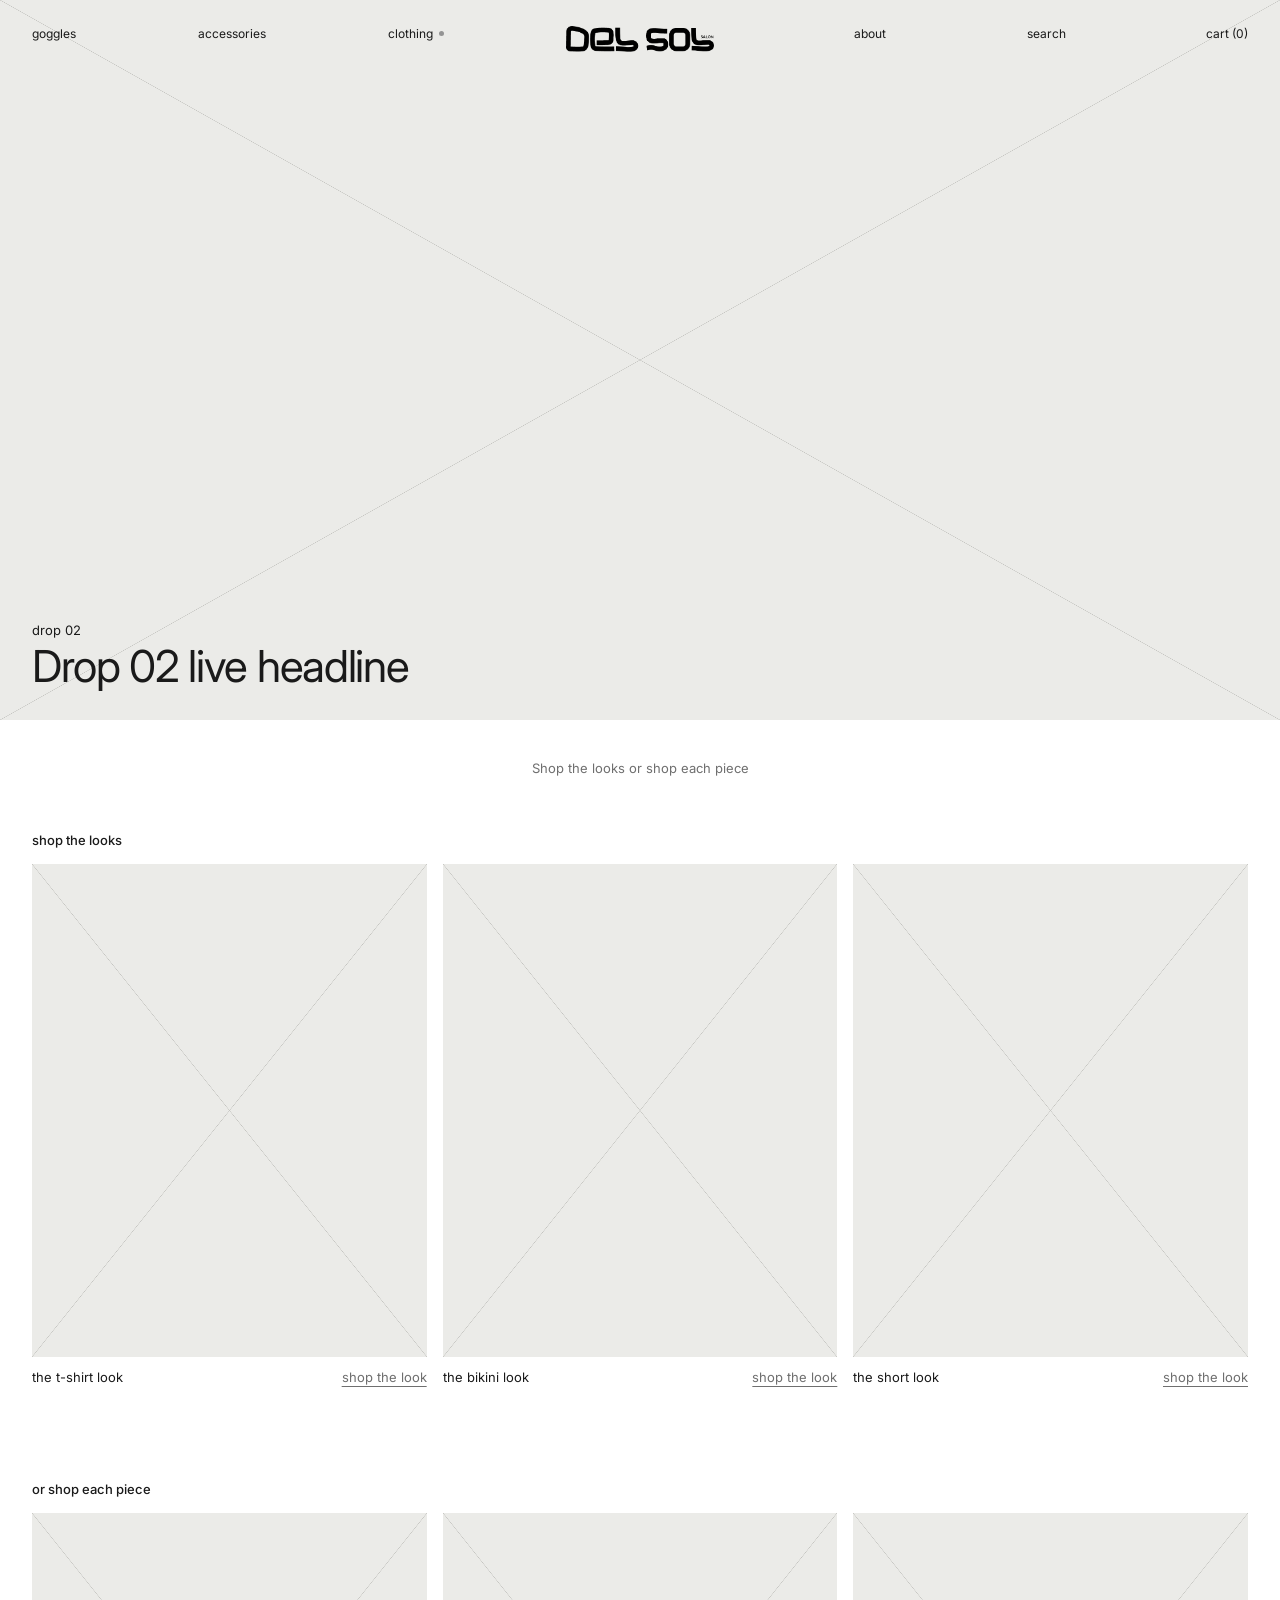
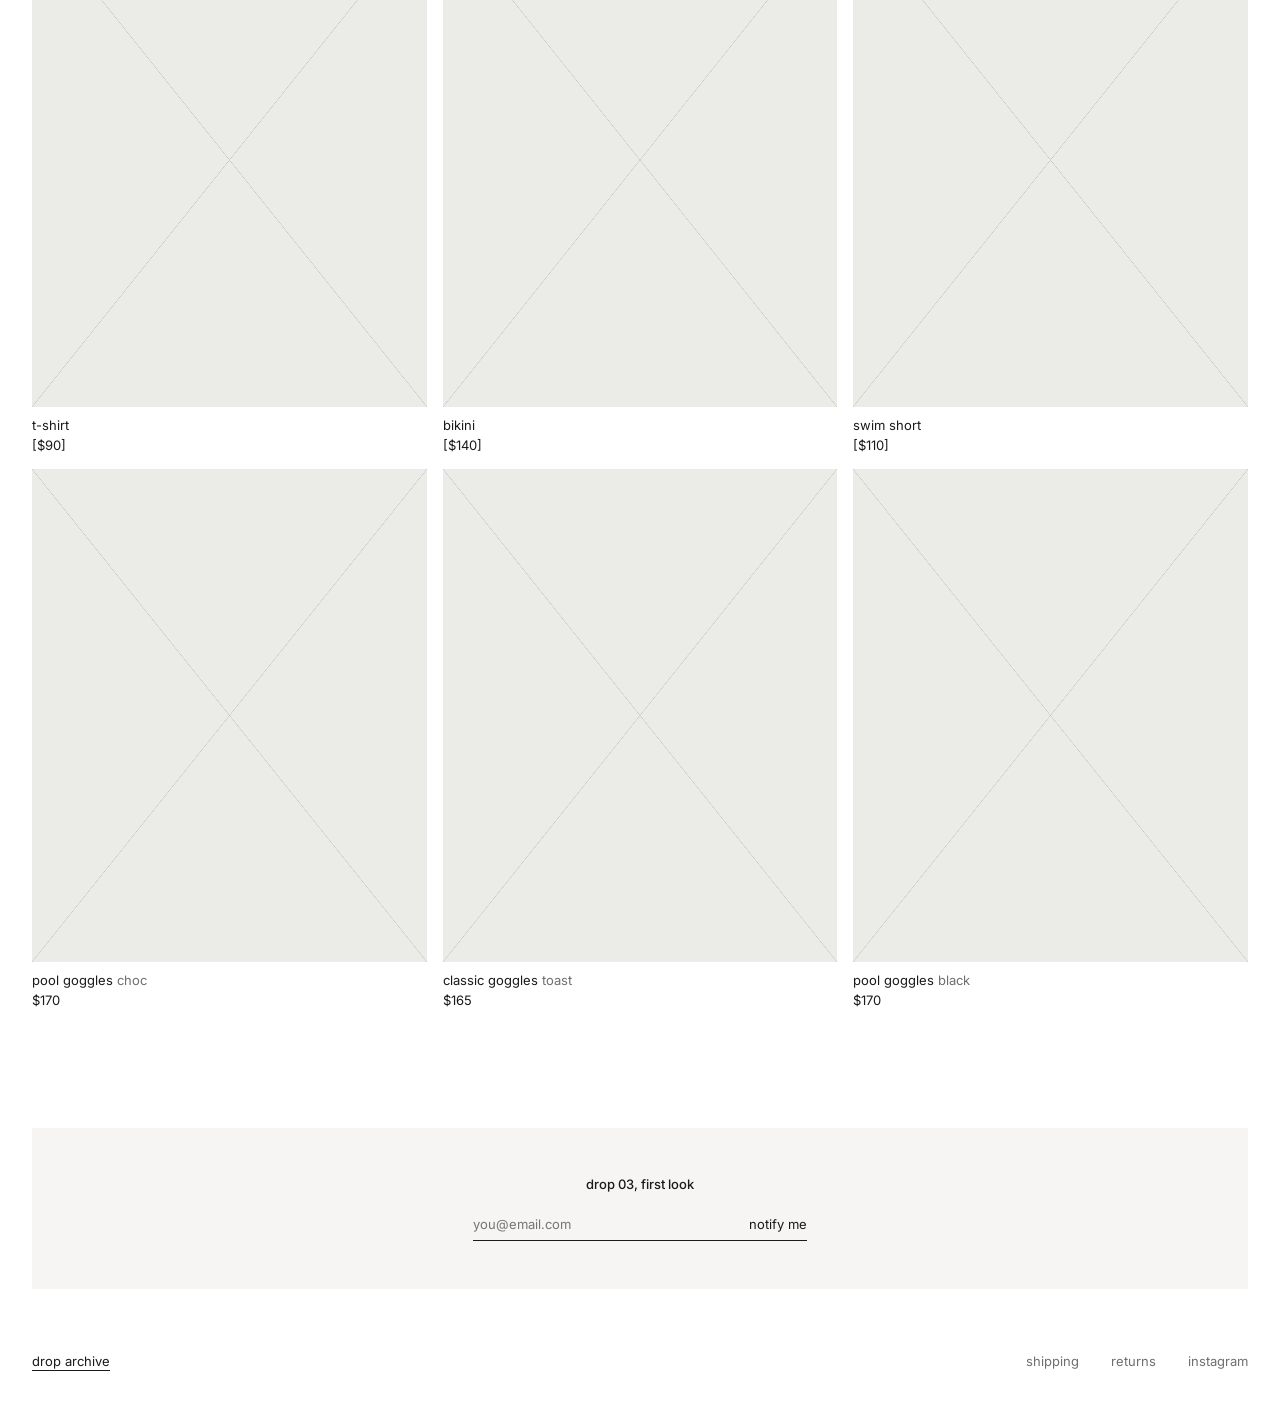
<file: drop/index.html>
<!doctype html>
<html lang="en">
<head>
<meta charset="utf-8">
<meta name="viewport" content="width=device-width, initial-scale=1">
<meta name="robots" content="noindex, nofollow">
<title>Del Sol · Drop 02</title>
<link rel="icon" href="logo.png">
<link href="https://fonts.googleapis.com/css2?family=Inter:wght@400;500&display=swap" rel="stylesheet">
<link rel="stylesheet" href="site.css">
</head>
<body>
<div class="gate"><img src="logo.png" alt="Del Sol"><span>view on desktop</span></div>
<div class="site" style="position: relative">

<header class="over">
<div class="nav">
<div class="side">
<div class="dd"><button type="button" aria-expanded="false">goggles</button>
<div class="menu"><span>all</span><span>classic</span><span>pool</span><span>surf</span></div></div>
<span>accessories</span>
<div class="dd"><button type="button" aria-expanded="false">clothing <span class="dot"></span></button>
<div class="menu"><a href="index.html">drop 02 <span class="muted">live now</span></a><span class="inactive" aria-disabled="true">drop 01</span><a href="archive.html">archive</a></div></div>
<span aria-hidden="true"></span>
</div>
<span class="logo"><img src="logo.png" alt="Del Sol"></span>
<div class="side"><span aria-hidden="true"></span><span>about</span><span>search</span><span>cart (<span data-bag>0</span>)</span></div>
</div>
</header>

<main>
<section style="position: relative">
<div class="ph" style="height: 720px"></div>
<div style="position: absolute; left: 32px; bottom: 32px; display: flex; flex-direction: column; gap: 6px">
<span>drop 02</span>
<span style="font-size: 44px; letter-spacing: -0.03em; line-height: 1">Drop 02 live headline</span>
</div>
</section>

<p class="muted" style="text-align: center; margin: 40px 16px 56px">Shop the looks or shop each piece</p>

<section class="pad">
<h2 style="margin-bottom: 16px">shop the looks</h2>
<div class="grid3">
<div class="card" style="gap: 8px"><div class="ph" style="aspect-ratio: 4 / 5"></div><div class="row" style="margin-top: 4px"><span>the t-shirt look</span><span class="muted u">shop the look</span></div></div>
<div class="card" style="gap: 8px"><div class="ph" style="aspect-ratio: 4 / 5"></div><div class="row" style="margin-top: 4px"><span>the bikini look</span><span class="muted u">shop the look</span></div></div>
<div class="card" style="gap: 8px"><div class="ph" style="aspect-ratio: 4 / 5"></div><div class="row" style="margin-top: 4px"><span>the short look</span><span class="muted u">shop the look</span></div></div>
</div>
</section>

<section class="pad" style="padding-top: 96px">
<h2 style="margin-bottom: 16px">or shop each piece</h2>
<div class="grid3">
<div class="card"><div class="ph" style="aspect-ratio: 4 / 5; margin-bottom: 6px"></div><span>t-shirt</span><span>[$90]</span></div>
<div class="card"><div class="ph" style="aspect-ratio: 4 / 5; margin-bottom: 6px"></div><span>bikini</span><span>[$140]</span></div>
<div class="card"><div class="ph" style="aspect-ratio: 4 / 5; margin-bottom: 6px"></div><span>swim short</span><span>[$110]</span></div>
<div class="card"><div class="ph" style="aspect-ratio: 4 / 5; margin-bottom: 6px"></div><span>pool goggles <span class="muted">choc</span></span><span>$170</span></div>
<div class="card"><div class="ph" style="aspect-ratio: 4 / 5; margin-bottom: 6px"></div><span>classic goggles <span class="muted">toast</span></span><span>$165</span></div>
<div class="card"><div class="ph" style="aspect-ratio: 4 / 5; margin-bottom: 6px"></div><span>pool goggles <span class="muted">black</span></span><span>$170</span></div>
</div>
</section>

<section class="signup" style="margin: 120px 32px 0">
<span style="font-weight: 500">drop 03, first look</span>
<form data-notify>
<input type="email" aria-label="email" placeholder="you@email.com" required>
<button type="submit">notify me</button>
</form>
</section>
</main>

<footer>
<a href="archive.html" class="u">drop archive</a>
<div class="links"><span>shipping</span><span>returns</span><span>instagram</span></div>
</footer>
</div>
<script src="site.js"></script>
</body>
</html>
</file>
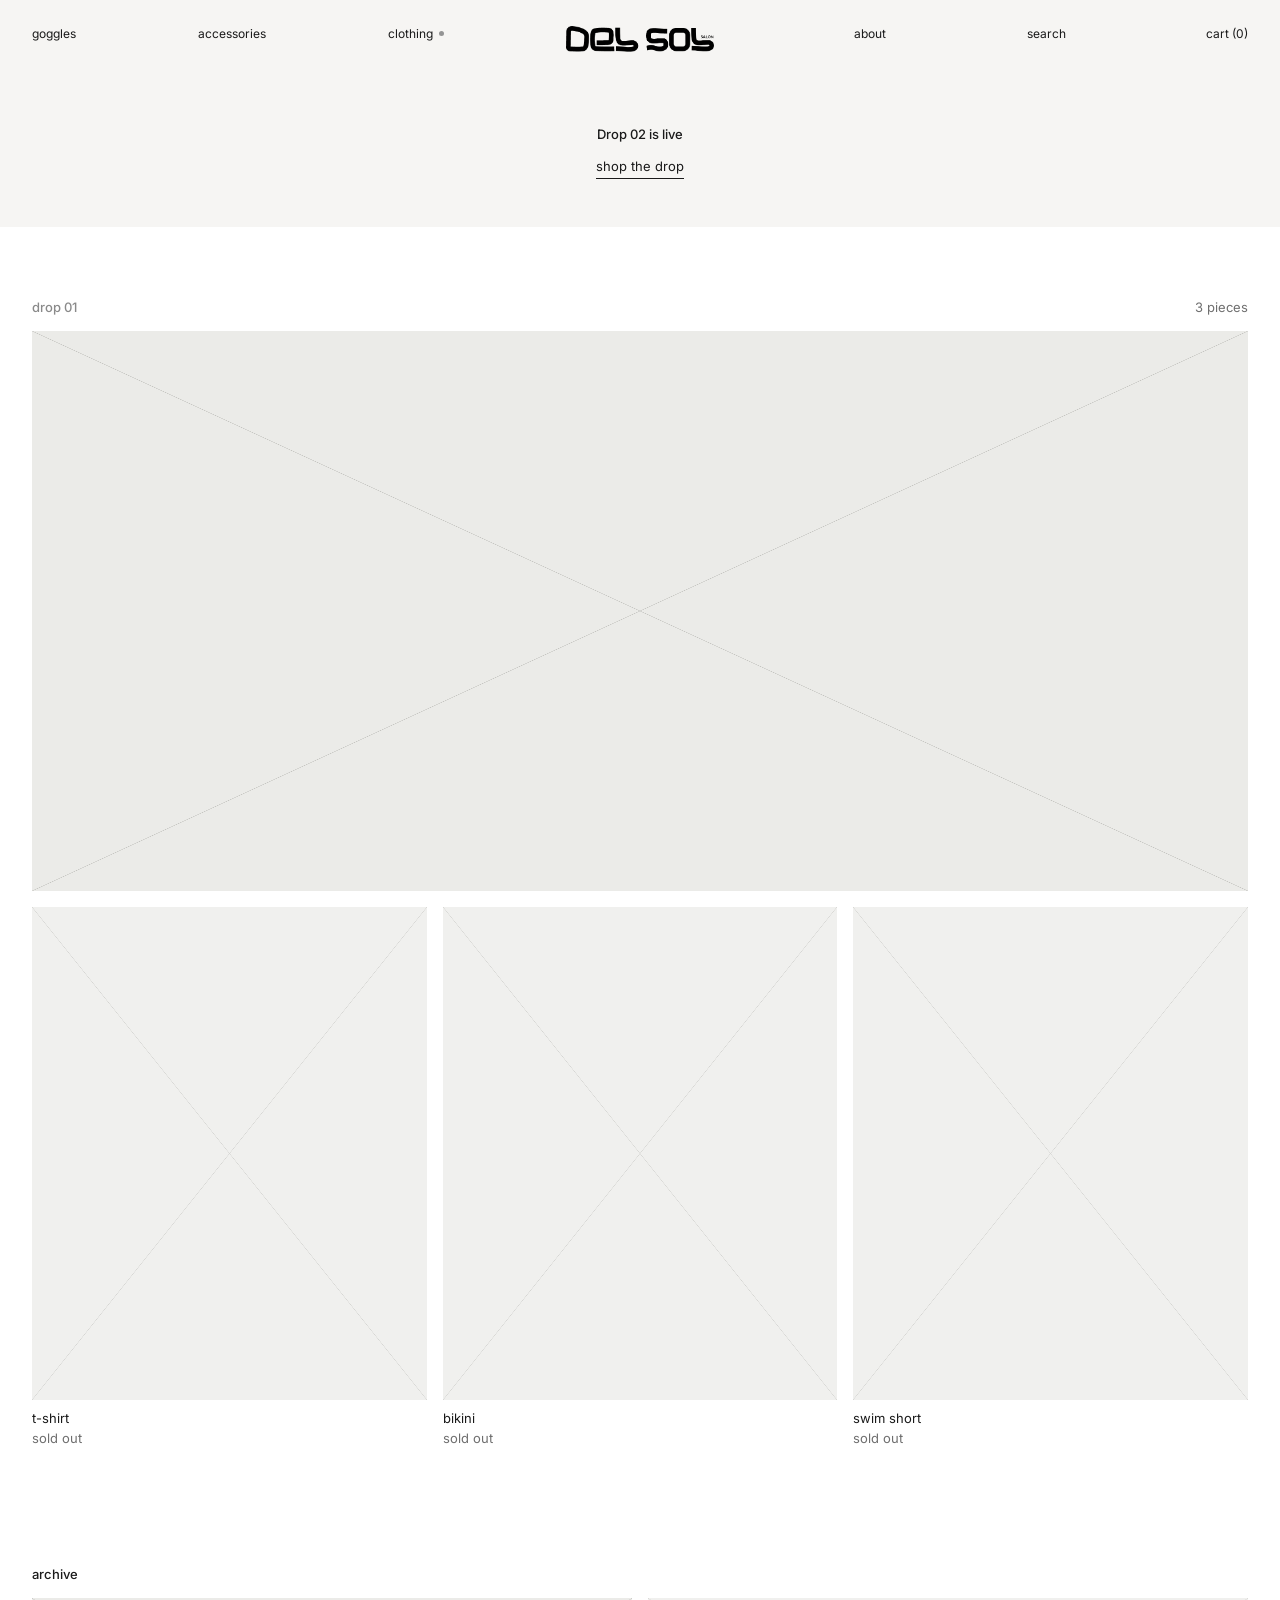
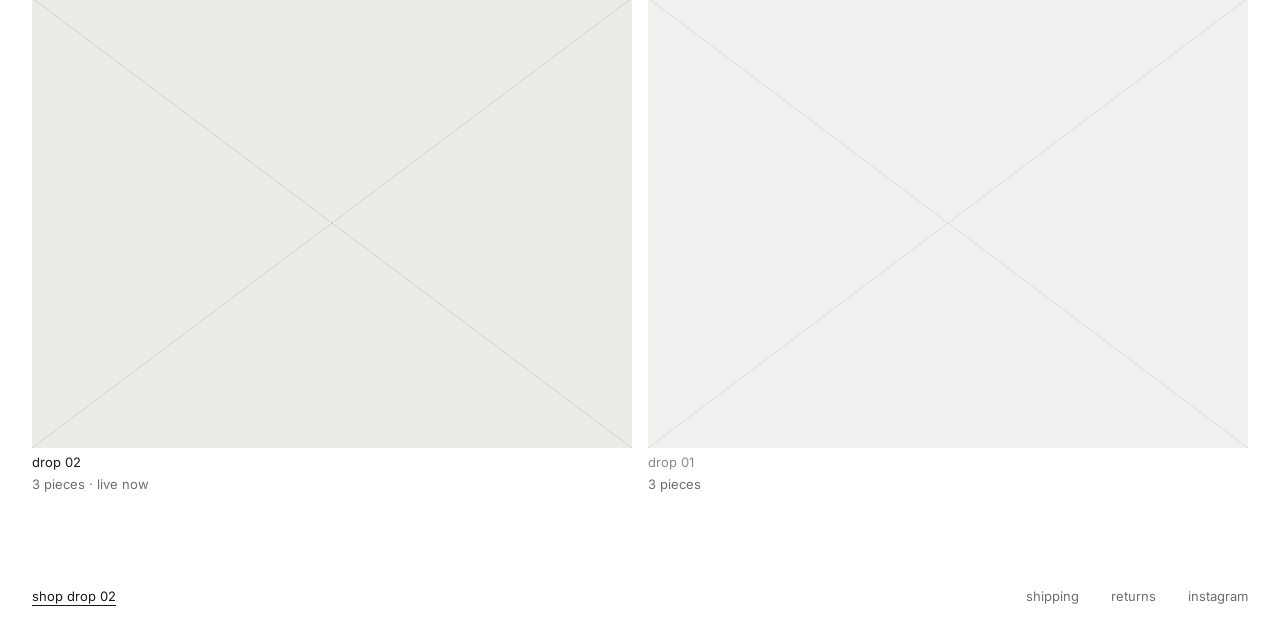
<file: archive.html>
<!doctype html>
<html lang="en">
<head>
<meta charset="utf-8">
<meta name="viewport" content="width=device-width, initial-scale=1">
<meta name="robots" content="noindex, nofollow">
<title>Del Sol · Archive</title>
<link rel="icon" href="logo.png">
<link href="https://fonts.googleapis.com/css2?family=Inter:wght@400;500&display=swap" rel="stylesheet">
<link rel="stylesheet" href="site.css">
</head>
<body>
<div class="gate"><img src="logo.png" alt="Del Sol"><span>view on desktop</span></div>
<div class="site">

<header class="grey">
<div class="nav">
<div class="side">
<div class="dd"><button type="button" aria-expanded="false">goggles</button>
<div class="menu"><span>all</span><span>classic</span><span>pool</span><span>surf</span></div></div>
<span>accessories</span>
<div class="dd"><button type="button" aria-expanded="false">clothing <span class="dot"></span></button>
<div class="menu"><a href="index.html">drop 02 <span class="muted">live now</span></a><span class="inactive" aria-disabled="true">drop 01</span><a href="archive.html">archive</a></div></div>
<span aria-hidden="true"></span>
</div>
<span class="logo"><img src="logo.png" alt="Del Sol"></span>
<div class="side"><span aria-hidden="true"></span><span>about</span><span>search</span><span>cart (0)</span></div>
</div>
</header>

<main>
<section class="signup">
<span style="font-weight: 500">Drop 02 is live</span>
<a href="index.html" style="padding-bottom: 4px; border-bottom: 1px solid #1a1a1a">shop the drop</a>
</section>

<section class="pad" style="padding-top: 72px">
<div class="row" style="align-items: baseline; margin-bottom: 16px">
<h2><span style="color: #8a8a8a">drop 01</span></h2>
<span class="muted">3 pieces</span>
</div>
<div class="ph" style="height: 560px"></div>
<div class="grid3" style="margin-top: 16px">
<div class="card"><div class="ph dim" style="aspect-ratio: 4 / 5; margin-bottom: 6px"></div><span>t-shirt</span><span class="muted">sold out</span></div>
<div class="card"><div class="ph dim" style="aspect-ratio: 4 / 5; margin-bottom: 6px"></div><span>bikini</span><span class="muted">sold out</span></div>
<div class="card"><div class="ph dim" style="aspect-ratio: 4 / 5; margin-bottom: 6px"></div><span>swim short</span><span class="muted">sold out</span></div>
</div>
</section>

<section class="pad" style="padding-top: 120px">
<h2 style="margin-bottom: 16px">archive</h2>
<div class="grid2">
<a href="index.html" class="card" style="gap: 6px"><div class="ph" style="aspect-ratio: 4 / 3"></div><span>drop 02</span><span class="muted">3 pieces · live now</span></a>
<div class="card" aria-disabled="true" style="gap: 6px; cursor: not-allowed"><div class="ph dim" style="aspect-ratio: 4 / 3"></div><span style="color: #8a8a8a">drop 01</span><span class="muted">3 pieces</span></div>
</div>
</section>
</main>

<footer style="padding-top: 96px">
<a href="index.html" class="u">shop drop 02</a>
<div class="links"><span>shipping</span><span>returns</span><span>instagram</span></div>
</footer>
</div>
<script src="site.js"></script>
</body>
</html>
</file>
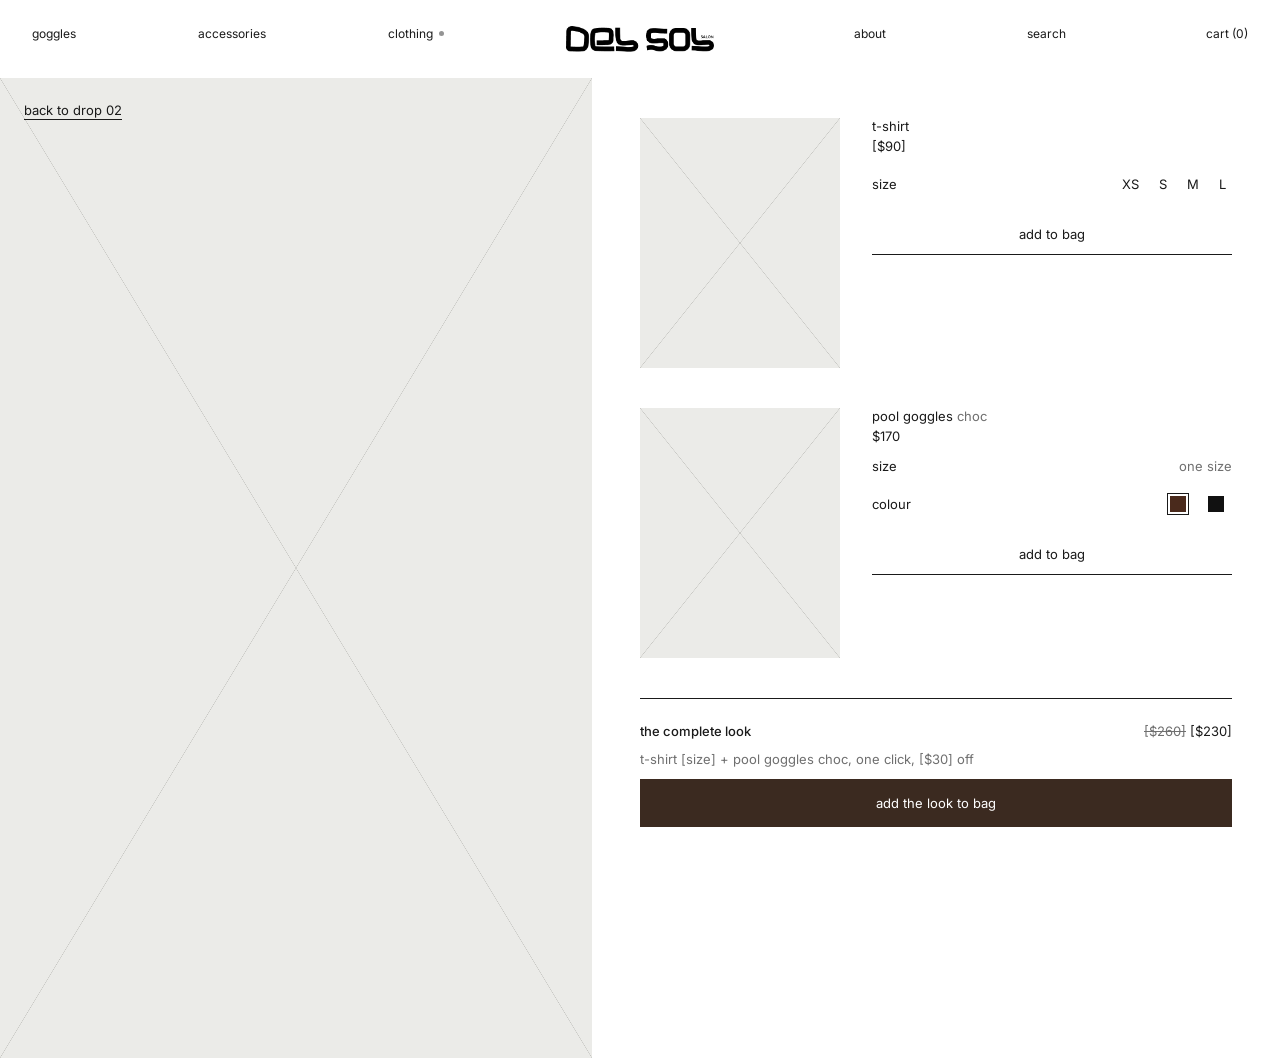
<file: look.html>
<!doctype html>
<html lang="en">
<head>
<meta charset="utf-8">
<meta name="viewport" content="width=device-width, initial-scale=1">
<meta name="robots" content="noindex, nofollow">
<title>Del Sol · The t-shirt look</title>
<link rel="icon" href="logo.png">
<link href="https://fonts.googleapis.com/css2?family=Inter:wght@400;500&display=swap" rel="stylesheet">
<link rel="stylesheet" href="site.css">
</head>
<body>
<div class="gate"><img src="logo.png" alt="Del Sol"><span>view on desktop</span></div>
<div class="site">

<header>
<div class="nav">
<div class="side">
<div class="dd"><button type="button" aria-expanded="false">goggles</button>
<div class="menu" style="padding: 6px 16px 10px 0; background: #fff"><span>all</span><span>classic</span><span>pool</span><span>surf</span></div></div>
<span>accessories</span>
<div class="dd"><button type="button" aria-expanded="false">clothing <span class="dot"></span></button>
<div class="menu" style="padding: 6px 16px 10px 0; background: #fff"><a href="index.html">drop 02 <span class="muted">live now</span></a><span class="inactive" aria-disabled="true">drop 01</span><a href="archive.html">archive</a></div></div>
<span aria-hidden="true"></span>
</div>
<span class="logo"><img src="logo.png" alt="Del Sol"></span>
<div class="side"><span aria-hidden="true"></span><span>about</span><span>search</span><span>cart (<span data-bag>0</span>)</span></div>
</div>
</header>

<main style="display: flex">
<section style="flex: 1 1 0; min-width: 0; position: relative">
<div class="ph" style="height: 980px"></div>
<a href="index.html" class="u" style="position: absolute; top: 24px; left: 24px">back to drop 02</a>
</section>

<section style="flex: 1 1 0; min-width: 0; padding: 40px 48px; display: flex; flex-direction: column; gap: 40px">

<div style="display: grid; grid-template-columns: 200px minmax(0, 1fr); gap: 32px">
<div class="ph" style="height: 250px"></div>
<div style="display: flex; flex-direction: column; gap: 14px">
<div style="display: flex; flex-direction: column; gap: 4px"><span>t-shirt</span><span>[$90]</span></div>
<div class="row"><span>size</span>
<div class="sizes" id="sizes">
<button type="button" data-value="XS" aria-pressed="false">XS</button>
<button type="button" data-value="S" aria-pressed="false">S</button>
<button type="button" data-value="M" aria-pressed="false">M</button>
<button type="button" data-value="L" aria-pressed="false">L</button>
</div></div>
<button type="button" class="line-btn" id="addTee">add to bag</button>
</div>
</div>

<div style="display: grid; grid-template-columns: 200px minmax(0, 1fr); gap: 32px">
<div class="ph" style="height: 250px"></div>
<div style="display: flex; flex-direction: column; gap: 14px">
<div style="display: flex; flex-direction: column; gap: 4px"><span>pool goggles <span class="muted" data-gog>choc</span></span><span>$170</span></div>
<div class="row"><span>size</span><span class="muted">one size</span></div>
<div class="row"><span>colour</span>
<div class="swatches" id="gogs">
<button type="button" data-value="choc" aria-label="choc" aria-pressed="true"><span style="background: #4a2a1c"></span></button>
<button type="button" data-value="black" aria-label="black" aria-pressed="false"><span style="background: #111111"></span></button>
</div></div>
<button type="button" class="line-btn" id="addGog">add to bag</button>
</div>
</div>

<div style="border-top: 1px solid #1a1a1a; padding-top: 24px; display: flex; flex-direction: column; gap: 12px">
<div class="row"><span style="font-weight: 500">the complete look</span><span><s class="muted">[$260]</s> [$230]</span></div>
<span class="muted">t-shirt <span data-size>[size]</span> + pool goggles <span data-gog>choc</span>, one click, [$30] off</span>
<button type="button" class="solid-btn" id="addLook">add the look to bag</button>
<span class="msg" id="msg" hidden></span>
</div>

</section>
</main>

<aside class="drawer" id="drawer" aria-label="Bag">
<div class="row"><span style="font-weight: 500">bag (<span data-bag>0</span>)</span><button type="button" id="closeBag" style="padding: 8px">close</button></div>
<div id="lines" style="display: flex; flex-direction: column; gap: 16px"></div>
<div class="foot">
<div class="row"><span>shipping</span><span class="muted">calculated at checkout</span></div>
<button type="button" class="solid-btn">checkout</button>
</div>
</aside>
</div>

<script src="site.js"></script>
<script>
var size = null, gog = 'choc', lines = [];
var msg = document.getElementById('msg');
var drawer = document.getElementById('drawer');

picker(document.getElementById('sizes'), function (v) {
  size = v; msg.hidden = true;
  document.querySelectorAll('[data-size]').forEach(function (el) { el.textContent = v; });
});
picker(document.getElementById('gogs'), function (v) {
  gog = v;
  document.querySelectorAll('[data-gog]').forEach(function (el) { el.textContent = v; });
});

function needSize() {
  if (size) return false;
  msg.textContent = 'pick a t-shirt size first'; msg.hidden = false; return true;
}
function add(title, sub, save, price) {
  lines.push({ title: title, sub: sub, save: save, price: price });
  var box = document.getElementById('lines');
  box.innerHTML = '';
  lines.forEach(function (l) {
    var row = document.createElement('div');
    row.className = 'line';
    var img = document.createElement('div'); img.className = 'ph';
    var mid = document.createElement('div');
    mid.style.cssText = 'display:flex;flex-direction:column;gap:4px';
    [[l.title, ''], [l.sub, 'muted'], [l.save, 'muted']].forEach(function (p) {
      if (!p[0]) return;
      var s = document.createElement('span'); s.textContent = p[0]; if (p[1]) s.className = p[1]; mid.appendChild(s);
    });
    var pr = document.createElement('span'); pr.textContent = l.price;
    row.appendChild(img); row.appendChild(mid); row.appendChild(pr);
    box.appendChild(row);
  });
  setBag(lines.length);
  msg.hidden = true;
  drawer.classList.add('open');
}

document.getElementById('addTee').addEventListener('click', function () {
  if (needSize()) return; add('t-shirt', 'size ' + size, '', '[$90]');
});
document.getElementById('addGog').addEventListener('click', function () {
  add('pool goggles', gog, '', '$170');
});
document.getElementById('addLook').addEventListener('click', function () {
  if (needSize()) return; add('the t-shirt look', 't-shirt ' + size + ' + pool goggles ' + gog, 'look saving [$30]', '[$230]');
});
document.getElementById('closeBag').addEventListener('click', function () { drawer.classList.remove('open'); });
</script>
</body>
</html>
</file>
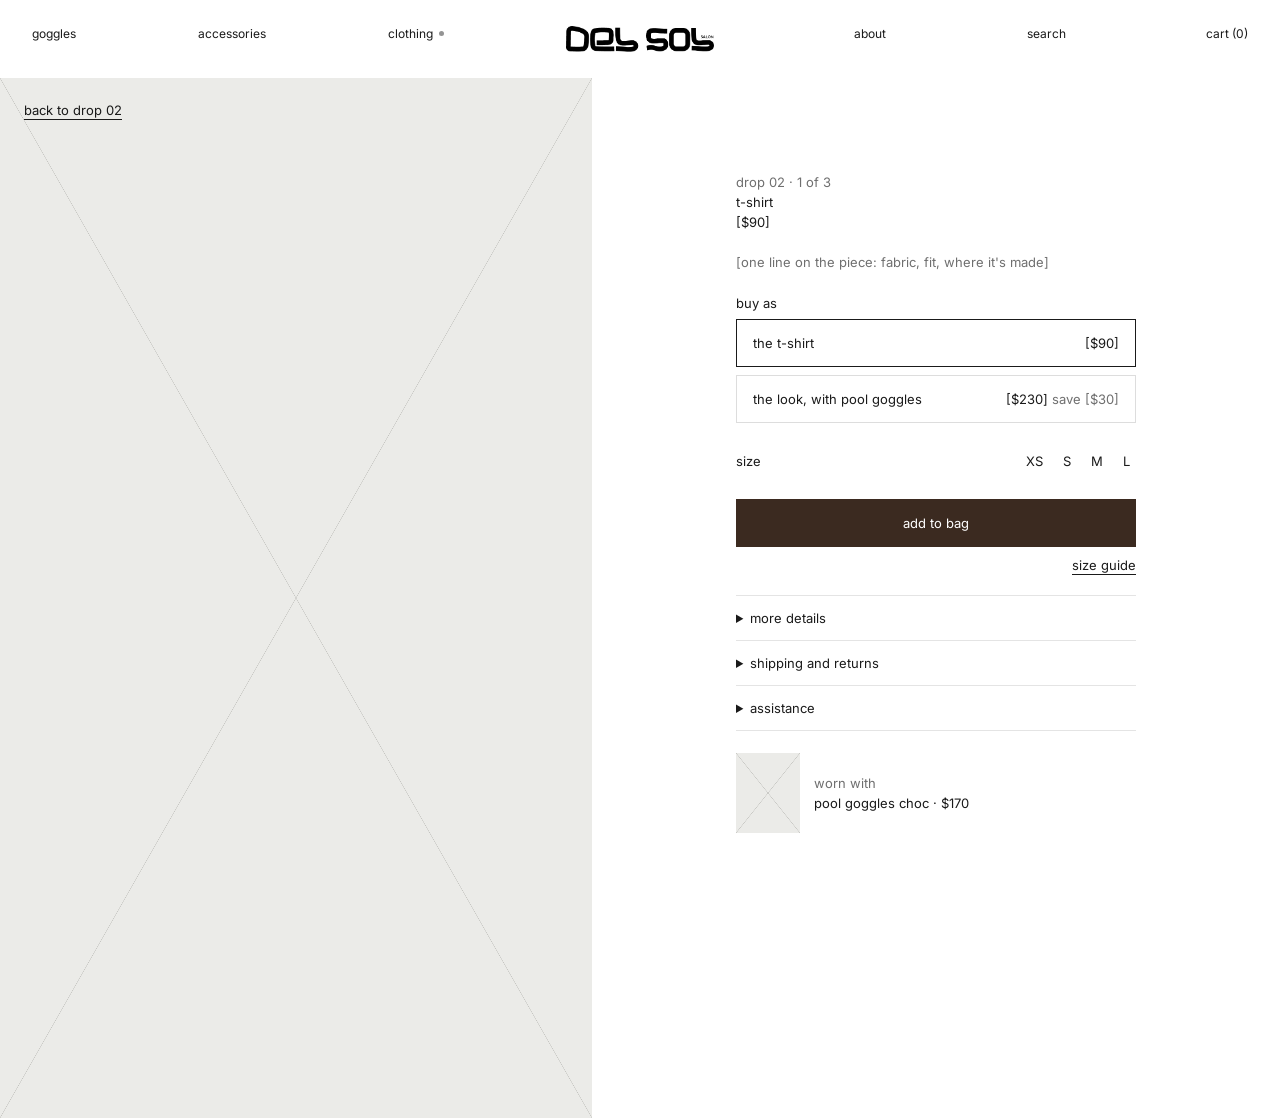
<file: piece.html>
<!doctype html>
<html lang="en">
<head>
<meta charset="utf-8">
<meta name="viewport" content="width=device-width, initial-scale=1">
<meta name="robots" content="noindex, nofollow">
<title>Del Sol · T-shirt</title>
<link rel="icon" href="logo.png">
<link href="https://fonts.googleapis.com/css2?family=Inter:wght@400;500&display=swap" rel="stylesheet">
<link rel="stylesheet" href="site.css">
</head>
<body>
<div class="gate"><img src="logo.png" alt="Del Sol"><span>view on desktop</span></div>
<div class="site">

<header>
<div class="nav">
<div class="side">
<div class="dd"><button type="button" aria-expanded="false">goggles</button>
<div class="menu" style="padding: 6px 16px 10px 0; background: #fff"><span>all</span><span>classic</span><span>pool</span><span>surf</span></div></div>
<span>accessories</span>
<div class="dd"><button type="button" aria-expanded="false">clothing <span class="dot"></span></button>
<div class="menu" style="padding: 6px 16px 10px 0; background: #fff"><a href="index.html">drop 02 <span class="muted">live now</span></a><span class="inactive" aria-disabled="true">drop 01</span><a href="archive.html">archive</a></div></div>
<span aria-hidden="true"></span>
</div>
<span class="logo"><img src="logo.png" alt="Del Sol"></span>
<div class="side"><span aria-hidden="true"></span><span>about</span><span>search</span><span>cart (<span data-bag>0</span>)</span></div>
</div>
</header>

<main style="display: flex">
<section style="flex: 1 1 0; min-width: 0; position: relative">
<div class="ph" style="height: 1040px"></div>
<a href="index.html" class="u" style="position: absolute; top: 24px; left: 24px">back to drop 02</a>
</section>

<section style="flex: 1 1 0; min-width: 0; display: flex; justify-content: center; padding: 96px 48px 48px">
<div style="width: 100%; max-width: 400px; display: flex; flex-direction: column; gap: 22px">

<div style="display: flex; flex-direction: column; gap: 4px">
<span class="muted">drop 02 · 1 of 3</span>
<span>t-shirt</span>
<span id="price">[$90]</span>
</div>
<p class="muted" style="margin: 0; line-height: 1.6">[one line on the piece: fabric, fit, where it's made]</p>

<fieldset style="border: 0; margin: 0; padding: 0; display: flex; flex-direction: column; gap: 8px">
<legend style="padding: 0 0 8px">buy as</legend>
<div id="mode" style="display: flex; flex-direction: column; gap: 8px">
<button type="button" class="option" data-value="piece" aria-pressed="true"><span>the t-shirt</span><span>[$90]</span></button>
<button type="button" class="option" data-value="look" aria-pressed="false"><span>the look, with pool goggles</span><span>[$230] <span class="muted">save [$30]</span></span></button>
</div>
</fieldset>

<div class="row"><span>size</span>
<div class="sizes" id="sizes">
<button type="button" data-value="XS" aria-pressed="false">XS</button>
<button type="button" data-value="S" aria-pressed="false">S</button>
<button type="button" data-value="M" aria-pressed="false">M</button>
<button type="button" data-value="L" aria-pressed="false">L</button>
</div></div>

<div class="row" id="gogRow" hidden><span>goggles <span class="muted" id="gogName">choc</span></span>
<div class="swatches" id="gogs">
<button type="button" data-value="choc" aria-label="choc" aria-pressed="true"><span style="background: #4a2a1c"></span></button>
<button type="button" data-value="black" aria-label="black" aria-pressed="false"><span style="background: #111111"></span></button>
</div></div>

<div style="display: flex; flex-direction: column; gap: 10px">
<button type="button" class="solid-btn" id="add">add to bag</button>
<span class="msg" id="msg" hidden></span>
<span class="u" style="align-self: flex-end">size guide</span>
</div>

<div style="border-bottom: 1px solid #e4e4e4">
<details><summary>more details</summary><p>[fabric, care, model wears size S]</p></details>
<details><summary>shipping and returns</summary><p>[shipping times, returns window]</p></details>
<details><summary>assistance</summary><p>[contact email]</p></details>
</div>

<div style="display: flex; gap: 14px; align-items: center">
<div class="ph" style="width: 64px; height: 80px"></div>
<div style="display: flex; flex-direction: column; gap: 4px"><span class="muted">worn with</span><span>pool goggles choc · $170</span></div>
</div>

</div>
</section>
</main>
</div>

<script src="site.js"></script>
<script>
var mode = 'piece', size = null, gog = 'choc', bag = 0;
var msg = document.getElementById('msg');
var addBtn = document.getElementById('add');

picker(document.getElementById('mode'), function (v) {
  mode = v; msg.hidden = true;
  var look = v === 'look';
  document.getElementById('gogRow').hidden = !look;
  document.getElementById('price').textContent = look ? '[$230] for the look' : '[$90]';
  addBtn.textContent = look ? 'add the look to bag' : 'add to bag';
});
picker(document.getElementById('sizes'), function (v) { size = v; msg.hidden = true; });
picker(document.getElementById('gogs'), function (v) { gog = v; document.getElementById('gogName').textContent = v; });

addBtn.addEventListener('click', function () {
  if (!size) { msg.textContent = 'pick a size first'; msg.className = 'msg'; msg.hidden = false; return; }
  var what = mode === 'look' ? 'the t-shirt look (' + size + ', pool goggles ' + gog + ')' : 't-shirt, size ' + size;
  bag += 1; setBag(bag);
  msg.textContent = 'added: ' + what; msg.className = 'msg ok'; msg.hidden = false;
});
</script>
</body>
</html>
</file>
<file: drop/site.css>
*{box-sizing:border-box}
[hidden]{display:none !important}
body{margin:0;background:#ffffff;font-family:Inter,system-ui,sans-serif;font-size:13px;color:#1a1a1a}
a{color:#1a1a1a;text-decoration:none}a:hover{color:#6f6f6f}
button{font:inherit;color:inherit;background:none;border:0;padding:0;cursor:pointer}
h2{font-size:13px;font-weight:500;margin:0}
.muted{color:#6f6f6f}
.inactive{color:#8a8a8a;cursor:not-allowed}
.u{text-decoration:underline;text-underline-offset:4px}

/* desktop-only gate */
.gate{display:none;min-height:100vh;flex-direction:column;align-items:center;justify-content:center;gap:20px;padding:24px;text-align:center}
.gate img{height:22px;width:auto}
@media (max-width:900px){.site{display:none}.gate{display:flex}}

/* placeholders: grey box with a cross */
.ph{display:block;background:linear-gradient(to top right,transparent calc(50% - .5px),#c4c4c0 50%,transparent calc(50% + .5px)),linear-gradient(to bottom right,transparent calc(50% - .5px),#c4c4c0 50%,transparent calc(50% + .5px)),#ebebe8}
.ph.dim{opacity:.7}

/* nav */
header{position:relative;z-index:5;font-size:12px}
header.over{position:absolute;top:0;left:0;right:0}
header.grey{background:#f6f5f3}
.nav{display:grid;grid-template-columns:minmax(0,1fr) auto minmax(0,1fr);align-items:start;padding:26px 32px}
.nav .side{display:flex;justify-content:space-between;align-items:flex-start}
.nav .logo{display:block;line-height:0}
.nav .logo img{height:26px;width:auto;display:block}
.dd{position:relative}
.dd>button{display:flex;align-items:center;gap:6px}
.dd .dot{width:5px;height:5px;border-radius:50%;background:#949494}
.dd .menu{display:none;position:absolute;top:100%;left:0;padding-top:6px;flex-direction:column;gap:4px;white-space:nowrap}
.dd.open .menu{display:flex}

/* layout */
.pad{padding-left:32px;padding-right:32px}
.grid3{display:grid;grid-template-columns:repeat(3,minmax(0,1fr));gap:16px}
.grid2{display:grid;grid-template-columns:repeat(2,minmax(0,1fr));gap:16px}
.card{display:flex;flex-direction:column;gap:4px}
footer{display:flex;justify-content:space-between;flex-wrap:wrap;gap:24px;padding:64px 32px 40px;color:#6f6f6f}
footer .links{display:flex;gap:32px}

/* sign-up */
.signup{background:#f6f5f3;display:flex;flex-direction:column;align-items:center;gap:16px;text-align:center;padding:48px 16px}
.signup form{display:flex;align-items:flex-end}
.signup input{font:inherit;width:260px;border:0;border-bottom:1px solid #1a1a1a;background:transparent;padding:8px 0;outline:none}
.signup button{padding:8px 0 8px 16px;border-bottom:1px solid #1a1a1a;white-space:nowrap}

/* product controls */
.row{display:flex;justify-content:space-between;align-items:center}
.sizes{display:flex;gap:8px}
.sizes button{padding:8px 6px;text-underline-offset:6px}
.sizes button[aria-pressed="true"]{text-decoration:underline}
.swatches{display:flex;gap:6px}
.swatches button{width:32px;height:32px;display:flex;align-items:center;justify-content:center}
.swatches span{width:16px;height:16px;display:block}
.swatches button[aria-pressed="true"] span{box-shadow:0 0 0 2px #fff,0 0 0 3px #1a1a1a}
.line-btn{border-bottom:1px solid #1a1a1a;padding:12px 0}
.solid-btn{height:48px;background:#3b2a20;color:#fff;width:100%}
.solid-btn:hover{background:#2c1f17}
.msg{color:#9a3b1e}
.msg.ok{color:#1a1a1a}
.option{display:flex;justify-content:space-between;align-items:center;min-height:48px;padding:0 16px;border:1px solid #dddddd;background:#fff;width:100%;text-align:left}
.option[aria-pressed="true"]{border-color:#1a1a1a}
details{border-top:1px solid #e4e4e4}
summary{cursor:pointer;padding:14px 0}
details p{margin:0 0 14px;color:#6f6f6f}

/* bag drawer */
.drawer{display:none;position:fixed;top:0;right:0;bottom:0;width:400px;background:#fff;border-left:1px solid #e4e4e4;box-shadow:-12px 0 32px rgba(0,0,0,.06);padding:24px 28px;flex-direction:column;gap:20px;z-index:20}
.drawer.open{display:flex}
.drawer .line{display:grid;grid-template-columns:72px minmax(0,1fr) auto;gap:14px;padding-bottom:16px;border-bottom:1px solid #eee}
.drawer .line .ph{height:90px}
.drawer .foot{margin-top:auto;display:flex;flex-direction:column;gap:12px}
</file>
<file: site.css>
*{box-sizing:border-box}
[hidden]{display:none !important}
body{margin:0;background:#ffffff;font-family:Inter,system-ui,sans-serif;font-size:13px;color:#1a1a1a}
a{color:#1a1a1a;text-decoration:none}a:hover{color:#6f6f6f}
button{font:inherit;color:inherit;background:none;border:0;padding:0;cursor:pointer}
h2{font-size:13px;font-weight:500;margin:0}
.muted{color:#6f6f6f}
.inactive{color:#8a8a8a;cursor:not-allowed}
.u{text-decoration:underline;text-underline-offset:4px}

/* desktop-only gate */
.gate{display:none;min-height:100vh;flex-direction:column;align-items:center;justify-content:center;gap:20px;padding:24px;text-align:center}
.gate img{height:22px;width:auto}
@media (max-width:900px){.site{display:none}.gate{display:flex}}

/* placeholders: grey box with a cross */
.ph{display:block;background:linear-gradient(to top right,transparent calc(50% - .5px),#c4c4c0 50%,transparent calc(50% + .5px)),linear-gradient(to bottom right,transparent calc(50% - .5px),#c4c4c0 50%,transparent calc(50% + .5px)),#ebebe8}
.ph.dim{opacity:.7}

/* nav */
header{position:relative;z-index:5;font-size:12px}
header.over{position:absolute;top:0;left:0;right:0}
header.grey{background:#f6f5f3}
.nav{display:grid;grid-template-columns:minmax(0,1fr) auto minmax(0,1fr);align-items:start;padding:26px 32px}
.nav .side{display:flex;justify-content:space-between;align-items:flex-start}
.nav .logo{display:block;line-height:0}
.nav .logo img{height:26px;width:auto;display:block}
.dd{position:relative}
.dd>button{display:flex;align-items:center;gap:6px}
.dd .dot{width:5px;height:5px;border-radius:50%;background:#949494}
.dd .menu{display:none;position:absolute;top:100%;left:0;padding-top:6px;flex-direction:column;gap:4px;white-space:nowrap}
.dd.open .menu{display:flex}

/* layout */
.pad{padding-left:32px;padding-right:32px}
.grid3{display:grid;grid-template-columns:repeat(3,minmax(0,1fr));gap:16px}
.grid2{display:grid;grid-template-columns:repeat(2,minmax(0,1fr));gap:16px}
.card{display:flex;flex-direction:column;gap:4px}
footer{display:flex;justify-content:space-between;flex-wrap:wrap;gap:24px;padding:64px 32px 40px;color:#6f6f6f}
footer .links{display:flex;gap:32px}

/* sign-up */
.signup{background:#f6f5f3;display:flex;flex-direction:column;align-items:center;gap:16px;text-align:center;padding:48px 16px}
.signup form{display:flex;align-items:flex-end}
.signup input{font:inherit;width:260px;border:0;border-bottom:1px solid #1a1a1a;background:transparent;padding:8px 0;outline:none}
.signup button{padding:8px 0 8px 16px;border-bottom:1px solid #1a1a1a;white-space:nowrap}

/* product controls */
.row{display:flex;justify-content:space-between;align-items:center}
.sizes{display:flex;gap:8px}
.sizes button{padding:8px 6px;text-underline-offset:6px}
.sizes button[aria-pressed="true"]{text-decoration:underline}
.swatches{display:flex;gap:6px}
.swatches button{width:32px;height:32px;display:flex;align-items:center;justify-content:center}
.swatches span{width:16px;height:16px;display:block}
.swatches button[aria-pressed="true"] span{box-shadow:0 0 0 2px #fff,0 0 0 3px #1a1a1a}
.line-btn{border-bottom:1px solid #1a1a1a;padding:12px 0}
.solid-btn{height:48px;background:#3b2a20;color:#fff;width:100%}
.solid-btn:hover{background:#2c1f17}
.msg{color:#9a3b1e}
.msg.ok{color:#1a1a1a}
.option{display:flex;justify-content:space-between;align-items:center;min-height:48px;padding:0 16px;border:1px solid #dddddd;background:#fff;width:100%;text-align:left}
.option[aria-pressed="true"]{border-color:#1a1a1a}
details{border-top:1px solid #e4e4e4}
summary{cursor:pointer;padding:14px 0}
details p{margin:0 0 14px;color:#6f6f6f}

/* bag drawer */
.drawer{display:none;position:fixed;top:0;right:0;bottom:0;width:400px;background:#fff;border-left:1px solid #e4e4e4;box-shadow:-12px 0 32px rgba(0,0,0,.06);padding:24px 28px;flex-direction:column;gap:20px;z-index:20}
.drawer.open{display:flex}
.drawer .line{display:grid;grid-template-columns:72px minmax(0,1fr) auto;gap:14px;padding-bottom:16px;border-bottom:1px solid #eee}
.drawer .line .ph{height:90px}
.drawer .foot{margin-top:auto;display:flex;flex-direction:column;gap:12px}
</file>
